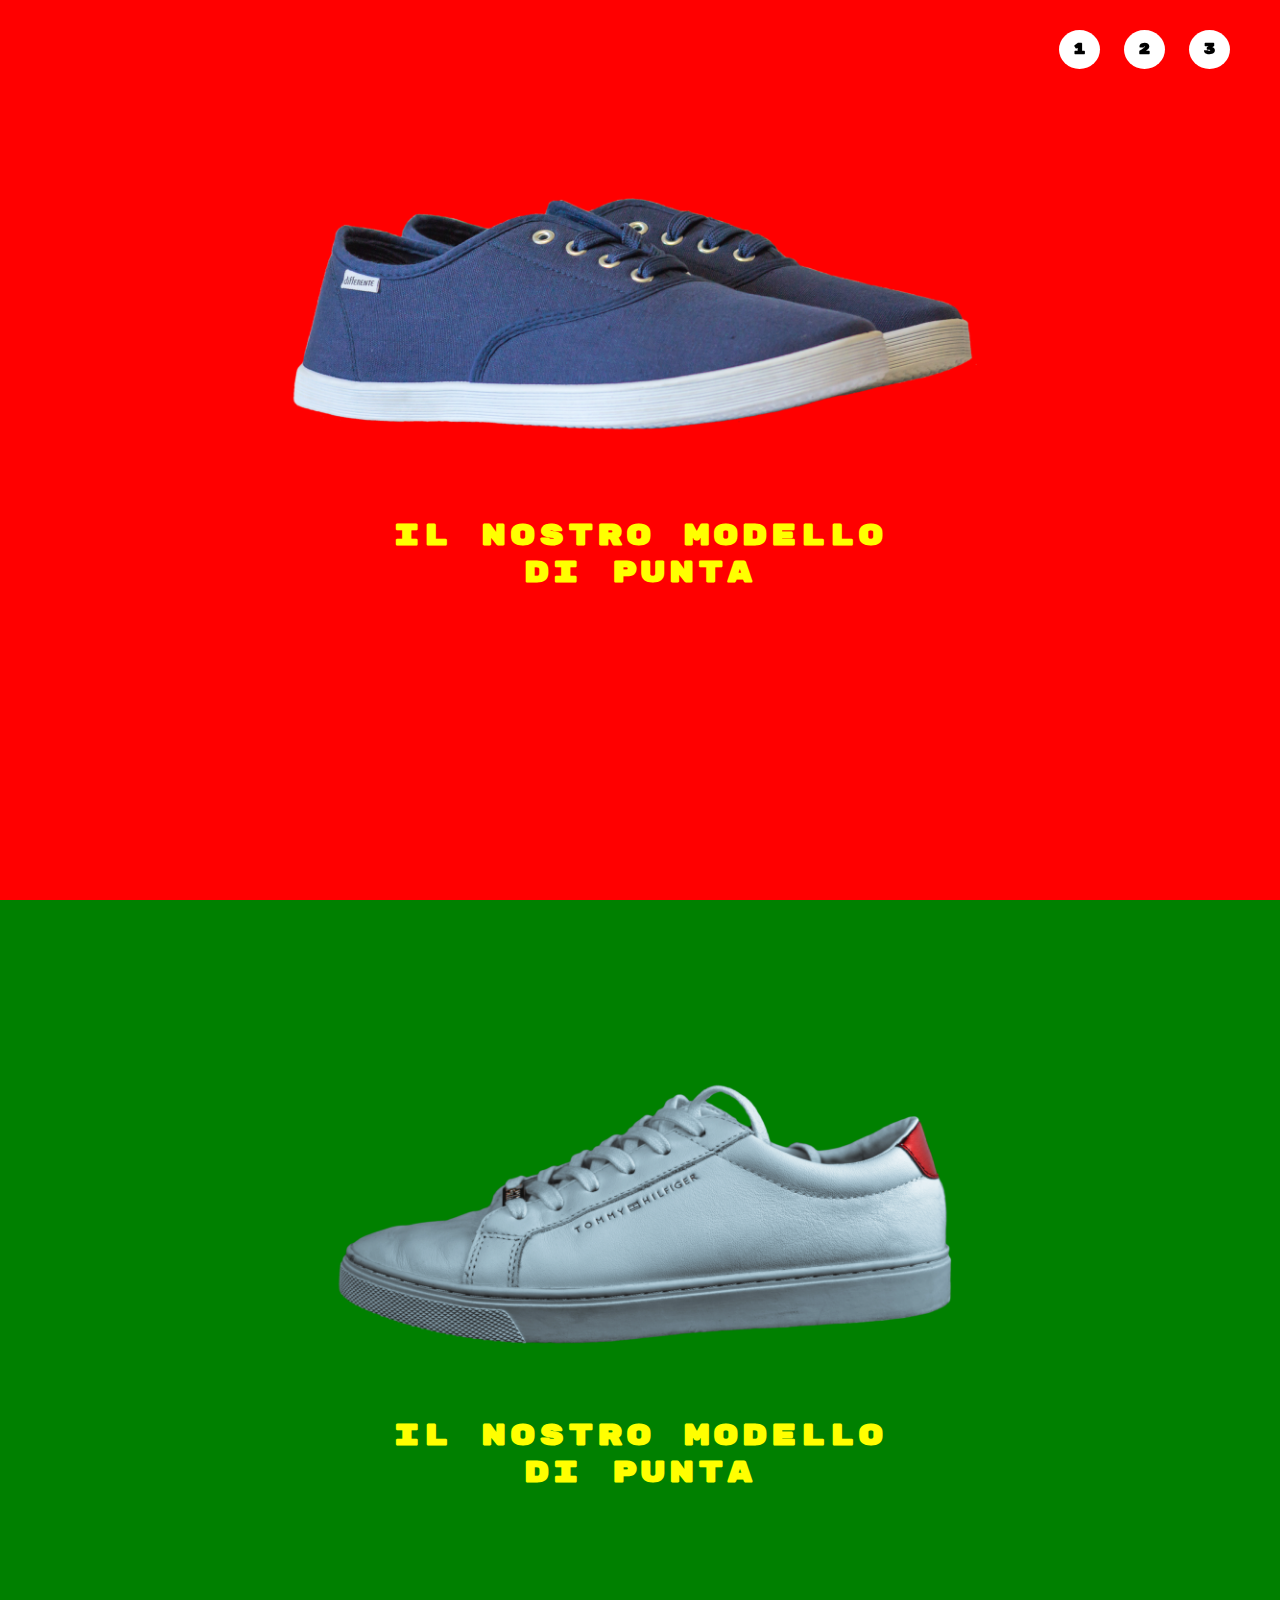
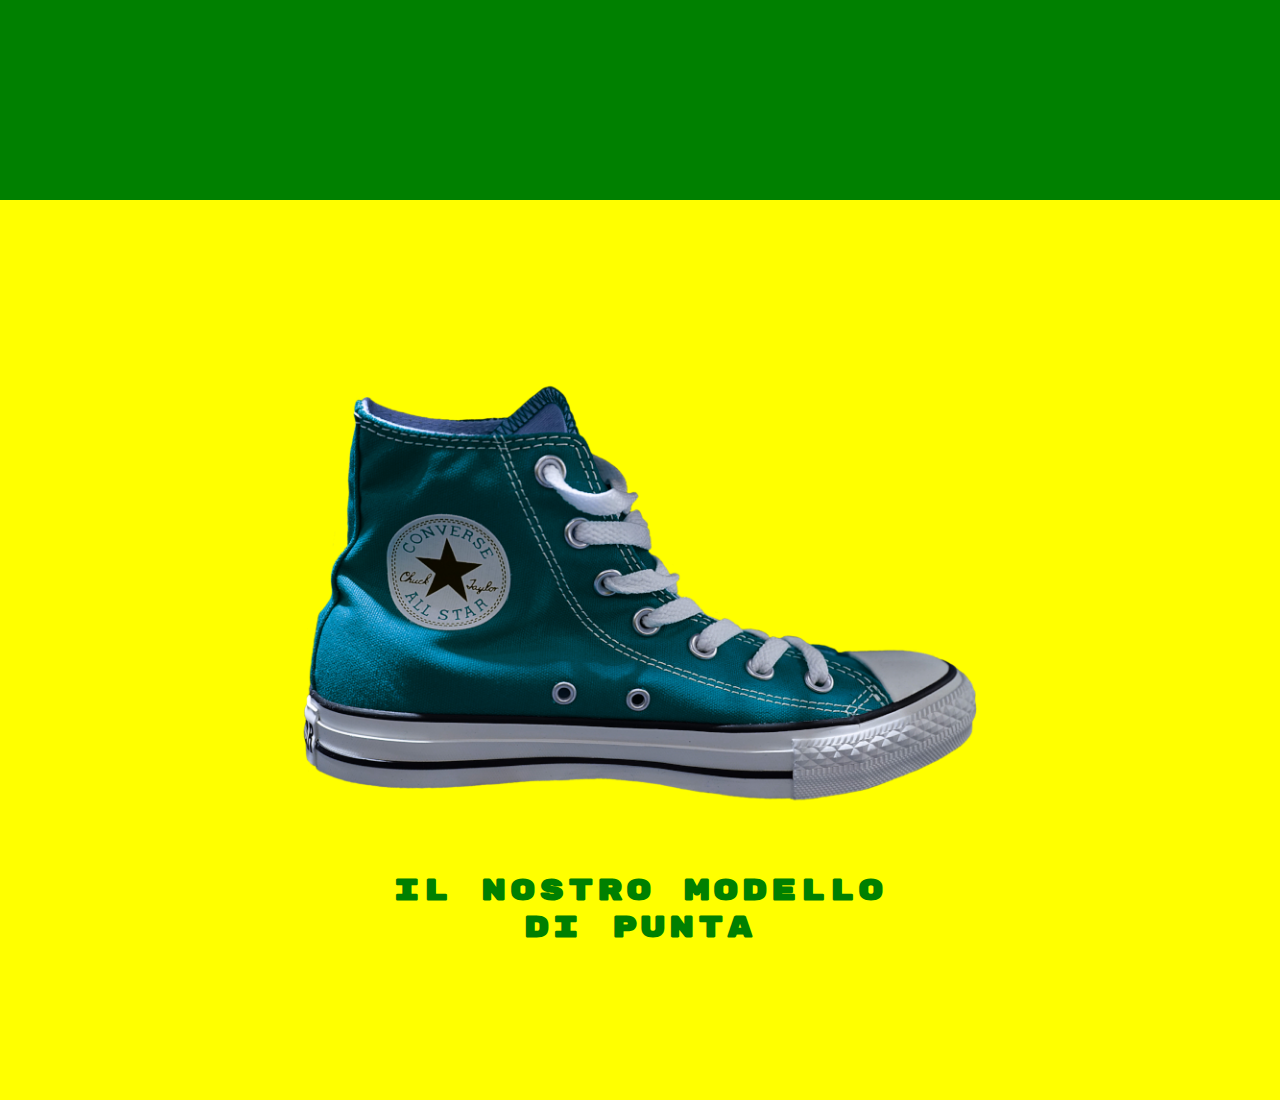
<file: index.html>
<!DOCTYPE html>
<html lang="it" dir="ltr">
  <head>
    <meta charset="utf-8">
    <title>Shoes</title>
    <link rel="preconnect" href="https://fonts.gstatic.com">
    <link href="https://fonts.googleapis.com/css2?family=Rubik+Mono+One&display=swap" rel="stylesheet">
    <link rel="stylesheet" href="./assets/css/master.css">
  </head>
  <body>
    <header>
      <nav>
        <div class="buttons">
          <div class="container">
            <h3 class="uno">1</h3>
            <h3 class="due">2</h3>
            <h3 class="tre">3</h3>
          </div>
        </div>
      </nav>
    </header>
    <main>
      <div class="page red">
        <div class="shoes">
          <img src="./assets/img/01.png" alt="superga">
          <h1>
            il nostro modello
            <br>
            di punta
          </h1>
        </div>
      </div>

      <div class="page green">
        <div class="shoes">
          <img src="./assets/img/02.png" alt="tennis">
          <h1>
            il nostro modello
            <br>
            di punta
          </h1>
        </div>
      </div>

      <div class="page yellow">
        <div class="shoes">
          <img src="./assets/img/03.png" alt="basket">
          <h1>
            il nostro modello
            <br>
            di punta
          </h1>
        </div>
      </div>
    </main>
  </body>
</html>
</file>
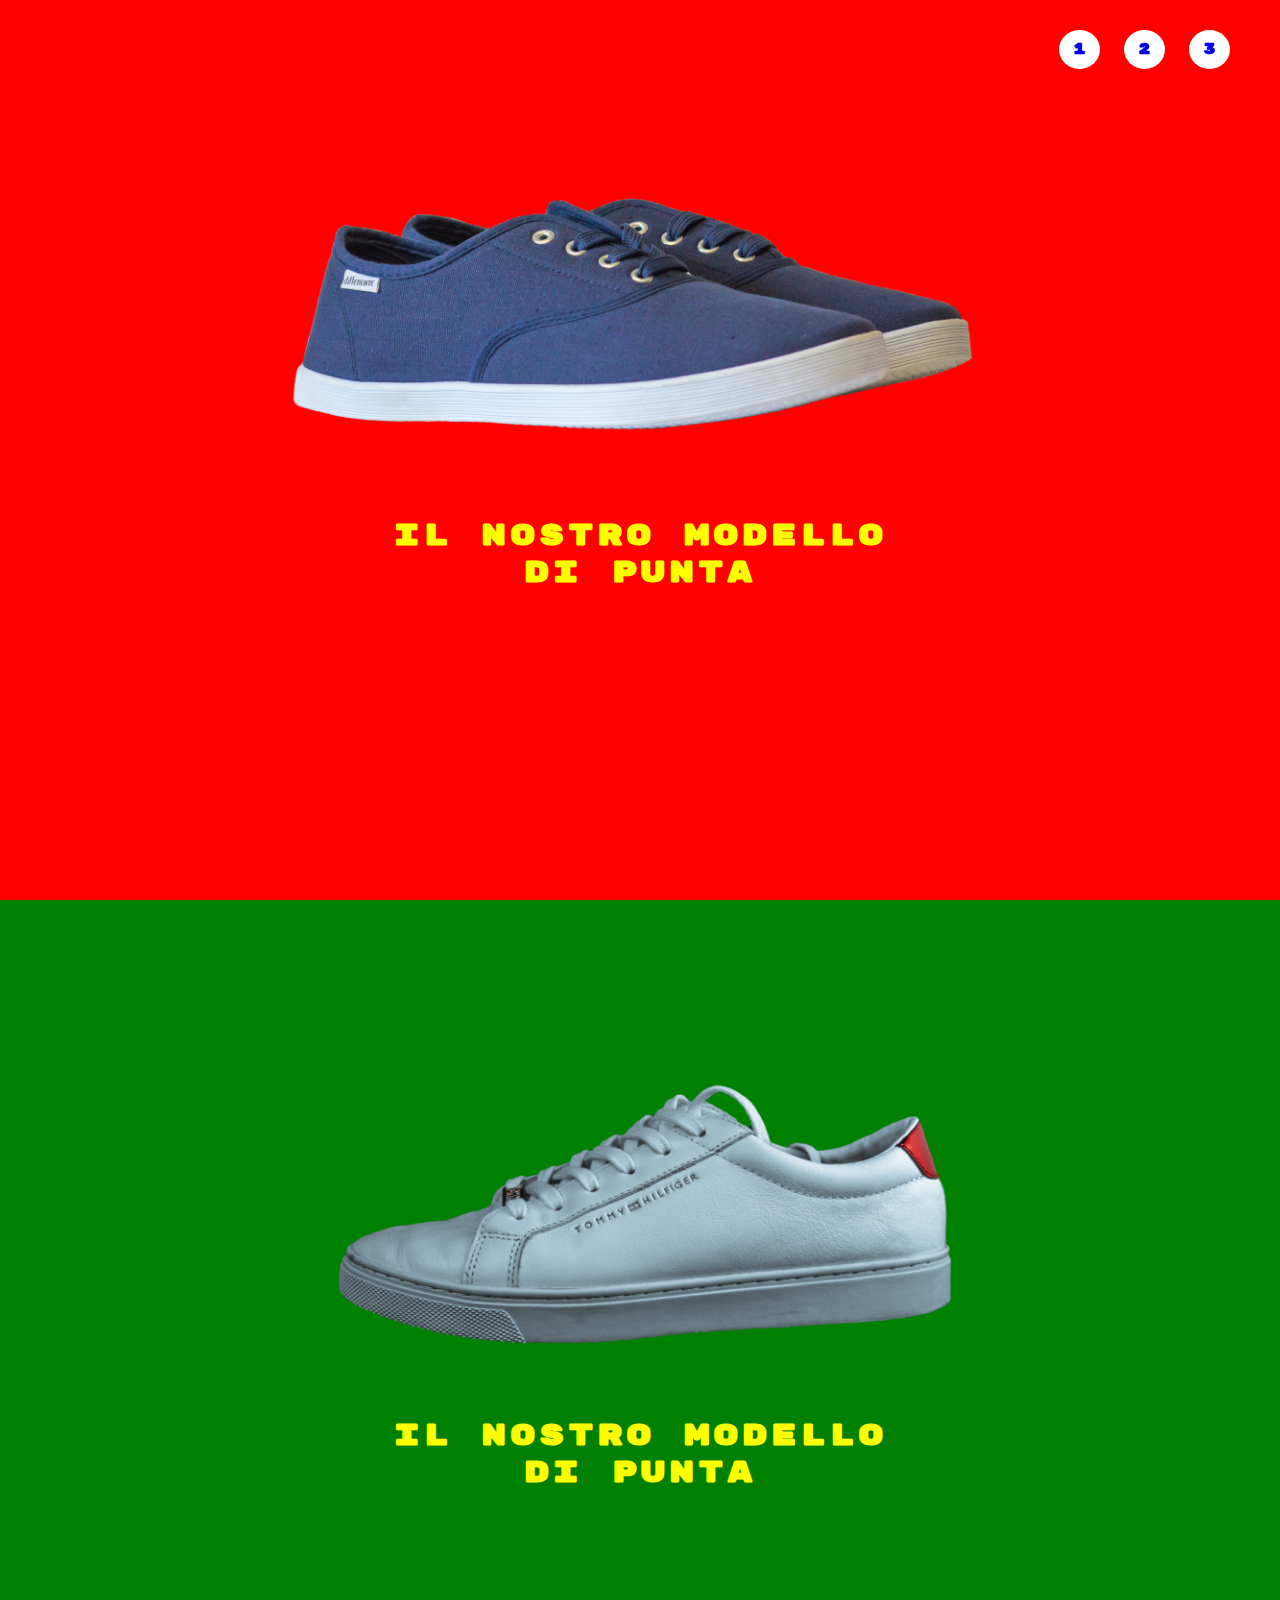
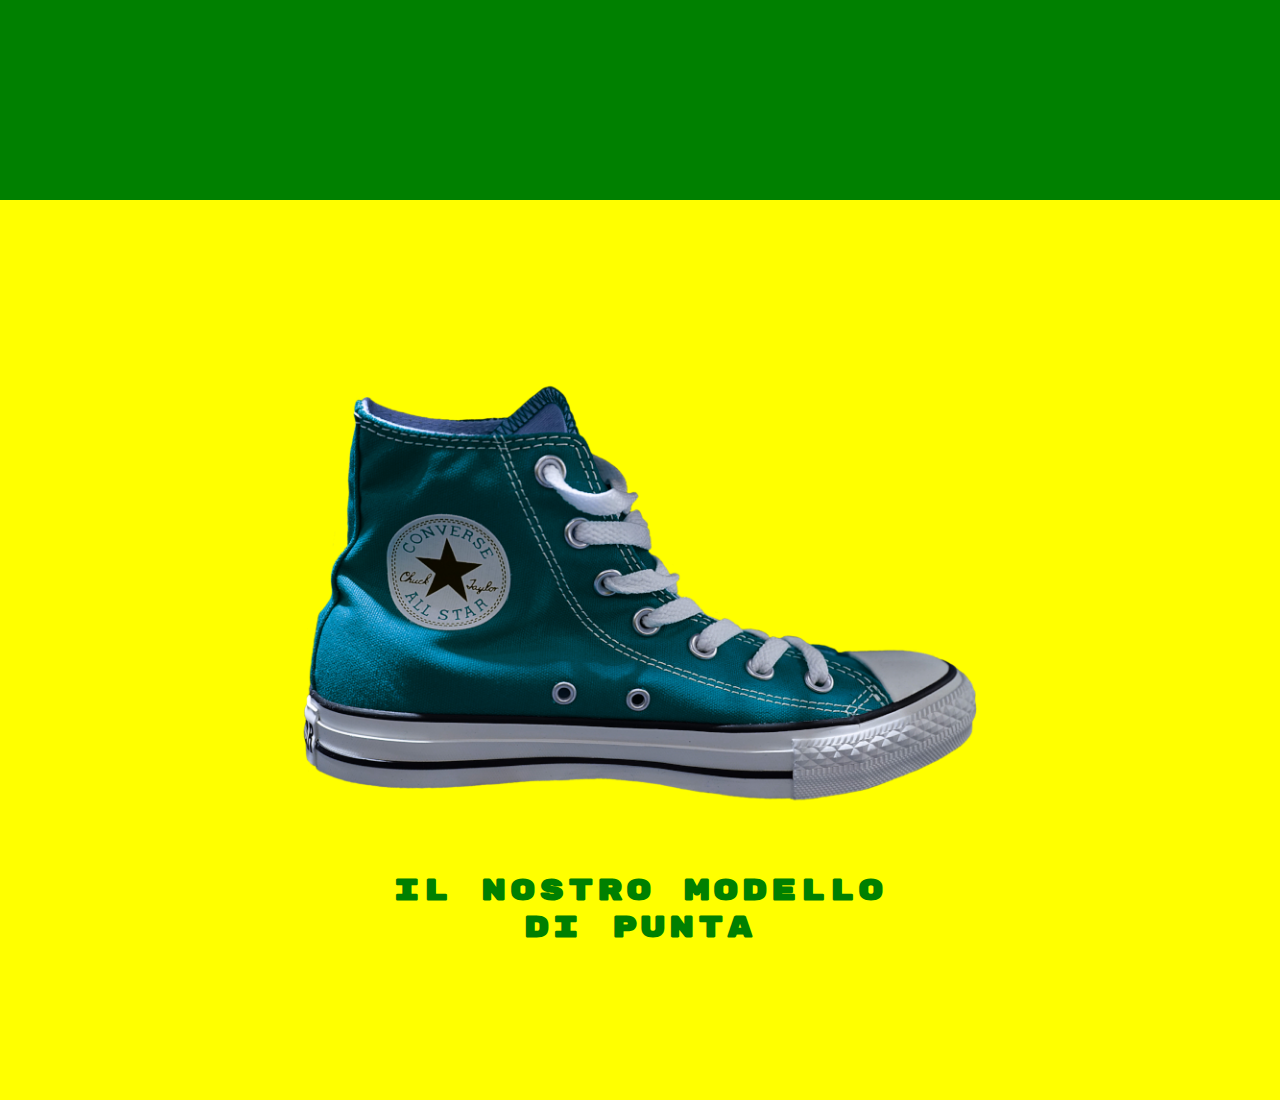
<file: bonus/index.html>
<!DOCTYPE html>
<html lang="it" dir="ltr">
  <head>
    <meta charset="utf-8">
    <title>Shoes</title>
    <link rel="preconnect" href="https://fonts.gstatic.com">
    <link href="https://fonts.googleapis.com/css2?family=Rubik+Mono+One&display=swap" rel="stylesheet">
    <link rel="stylesheet" href="./assets/css/master.css">
  </head>
  <body>
    <header>
      <nav>
        <div class="buttons">
          <div class="container">
            
            <a href="#jump-red">
              <h3 class="uno">1</h3>
            </a>

            <a href="#jump-green">
              <h3 class="due">2</h3>
            </a>

            <a href="#jump-yellow">
              <h3 class="tre">3</h3>
            </a>

          </div>
        </div>
      </nav>
    </header>
    <main>
      <div id="jump-red" class="page red">
        <div class="shoes">
          <img src="./assets/img/01.png" alt="superga">
          <h1>
            il nostro modello
            <br>
            di punta
          </h1>
        </div>
      </div>

      <div id="jump-green" class="page green">
        <div class="shoes">
          <img src="./assets/img/02.png" alt="tennis">
          <h1>
            il nostro modello
            <br>
            di punta
          </h1>
        </div>
      </div>

      <div id="jump-yellow" class="page yellow">
        <div class="shoes">
          <img src="./assets/img/03.png" alt="basket">
          <h1>
            il nostro modello
            <br>
            di punta
          </h1>
        </div>
      </div>
    </main>
  </body>
</html>
</file>
<file: assets/css/master.css>
*{
  margin: 0 auto;
  padding: 0;
  box-sizing: border-box;
  font-family: 'Rubik Mono One', sans-serif;
}

nav{
  width: 100vw;
  position: fixed;
  z-index: 1000;
}

nav .buttons{
  position: relative;
}

nav .container{
  display: inline-block;
  position: absolute;
  top: 30px;
  right: 50px;
}

nav h3{
  display: inline-block;
  font-size: 15px;
  background-color: white;
  margin-left: 10px;
  padding: 10px 14px;
  border-radius: 50%;
}

.page{
  height: 100vh;
  position: relative;
}

.red{
  background-color: #FF0000;
  color: #FFFF00;
}

.green{
  background-color: #008000;
  color: #FFFF00;
}

.yellow{
  background-color: #FFFF00;
  color: #008000;
}

.shoes{
  width: 60%;
  position: absolute;
  left: 50%;
  text-align: center;
  transform: translateX(-50%);
}

.yellow .shoes{
  top: 50%;
  transform: translate(-50% , -50%);
}

img{
  max-width: 100%;
}

h1{
  text-transform: uppercase;
  font-size: 30px;
  letter-spacing: 3px;
}
</file>
<file: bonus/assets/css/master.css>
*{
  margin: 0 auto;
  padding: 0;
  box-sizing: border-box;
  font-family: 'Rubik Mono One', sans-serif;
}

nav{
  width: 100vw;
  position: fixed;
  z-index: 1000;
}

nav .buttons{
  position: relative;
}

nav .container{
  display: inline-block;
  position: absolute;
  top: 30px;
  right: 50px;
}

nav h3{
  display: inline-block;
  font-size: 15px;
  background-color: white;
  margin-left: 10px;
  padding: 10px 14px;
  border-radius: 50%;
}

nav h3.uno:hover, nav h3.due:hover{
  color: #FFFF00;
  cursor: pointer;
}

nav h3.uno:hover{
  background-color: #FF0000;
}

nav h3.due:hover{
  background-color: #008000;
}

nav h3.tre:hover{
  background-color: #FFFF00;
  color: #008000;
  cursor: pointer;
}

nav a{
  text-decoration: none;
}

.page{
  height: 100vh;
  position: relative;
}

.red{
  background-color: #FF0000;
  color: #FFFF00;
}

.green{
  background-color: #008000;
  color: #FFFF00;
}

.yellow{
  background-color: #FFFF00;
  color: #008000;
}

.shoes{
  width: 60%;
  position: absolute;
  left: 50%;
  text-align: center;
  transform: translateX(-50%);
}

.yellow .shoes{
  top: 50%;
  transform: translate(-50% , -50%);
}

img{
  max-width: 100%;
}

h1{
  text-transform: uppercase;
  font-size: 30px;
  letter-spacing: 3px;
}
</file>
